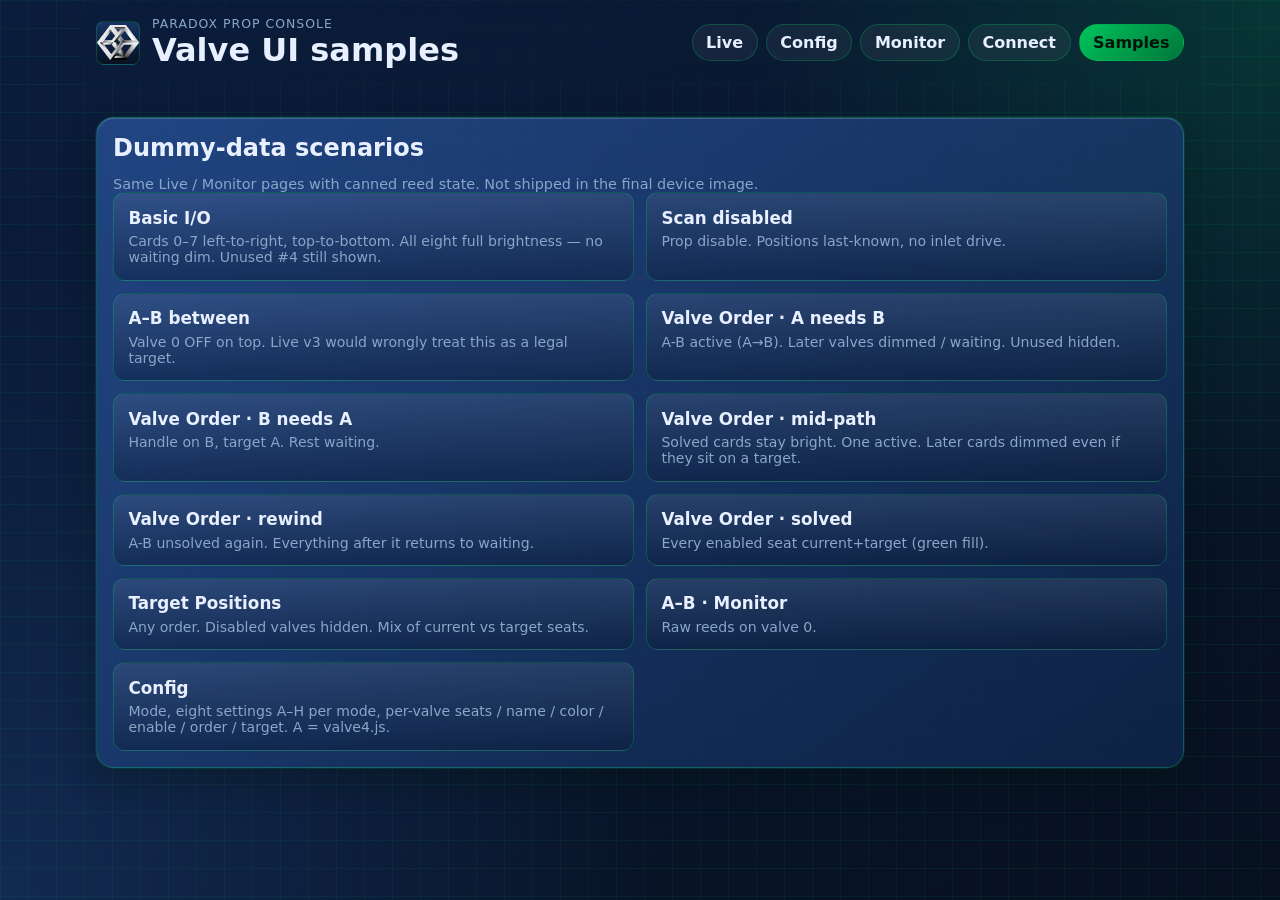
<file: main/webui/samples.html>
<!doctype html>
<html lang="en">
<head>
    <meta charset="utf-8">
    <meta name="viewport" content="width=device-width, initial-scale=1">
    <title>PX-Valve-V1 UI samples</title>
    <link rel="stylesheet" href="styles.css?v=valve11">
</head>
<body>
    <div class="bg-grid" aria-hidden="true"></div>
    <header class="topbar wrap">
        <div class="brand">
            <img src="assets/logo.png" alt="Logo" class="brand-logo" loading="lazy" decoding="async" onerror="this.style.display='none'">
            <div>
                <p class="kicker">Paradox Prop Console</p>
                <h1>Valve UI samples</h1>
            </div>
        </div>
        <nav class="tabs">
            <a class="tab" href="index.html">Live</a>
            <a class="tab" href="config.html">Config</a>
            <a class="tab" href="monitor.html">Monitor</a>
            <a class="tab" href="connection.html">Connect</a>
            <a class="tab active" href="samples.html">Samples</a>
        </nav>
    </header>

    <main class="wrap layout single">
        <section class="panel wide">
            <div class="panel-head">
                <h2>Dummy-data scenarios</h2>
            </div>
            <p class="hint">Same Live / Monitor pages with canned reed state. Not shipped in the final device image.</p>
            <div class="scenario-grid">
                <a class="scenario-card" href="index.html?scenario=nominal">
                    <h3>Basic I/O</h3>
                    <p>Cards 0–7 left-to-right, top-to-bottom. All eight full brightness — no waiting dim. Unused #4 still shown.</p>
                </a>
                <a class="scenario-card" href="index.html?scenario=disabled">
                    <h3>Scan disabled</h3>
                    <p>Prop disable. Positions last-known, no inlet drive.</p>
                </a>
                <a class="scenario-card" href="index.html?scenario=ab-off">
                    <h3>A–B between</h3>
                    <p>Valve 0 OFF on top. Live v3 would wrongly treat this as a legal target.</p>
                </a>
                <a class="scenario-card" href="index.html?scenario=ab-a">
                    <h3>Valve Order · A needs B</h3>
                    <p>A-B active (A→B). Later valves dimmed / waiting. Unused hidden.</p>
                </a>
                <a class="scenario-card" href="index.html?scenario=ab-b">
                    <h3>Valve Order · B needs A</h3>
                    <p>Handle on B, target A. Rest waiting.</p>
                </a>
                <a class="scenario-card" href="index.html?scenario=path-mid">
                    <h3>Valve Order · mid-path</h3>
                    <p>Solved cards stay bright. One active. Later cards dimmed even if they sit on a target.</p>
                </a>
                <a class="scenario-card" href="index.html?scenario=path-rewind">
                    <h3>Valve Order · rewind</h3>
                    <p>A-B unsolved again. Everything after it returns to waiting.</p>
                </a>
                <a class="scenario-card" href="index.html?scenario=solved">
                    <h3>Valve Order · solved</h3>
                    <p>Every enabled seat current+target (green fill).</p>
                </a>
                <a class="scenario-card" href="index.html?scenario=targets">
                    <h3>Target Positions</h3>
                    <p>Any order. Disabled valves hidden. Mix of current vs target seats.</p>
                </a>
                <a class="scenario-card" href="monitor.html?scenario=ab-off">
                    <h3>A–B · Monitor</h3>
                    <p>Raw reeds on valve 0.</p>
                </a>
                <a class="scenario-card" href="config.html">
                    <h3>Config</h3>
                    <p>Mode, eight settings A–H per mode, per-valve seats / name / color / enable / order / target. A = valve4.js.</p>
                </a>
            </div>
        </section>
    </main>
</body>
</html>
</file>
<file: main/webui/styles.css>
@font-face {
    font-family: "DSEG7 Classic";
    src: url("assets/fonts/DSEG7Classic-Regular.woff2") format("woff2");
    font-weight: 400;
    font-style: normal;
    font-display: swap;
}

:root {
    /* Signal Glass: navy stage, lighter navy panes, green accent (logo family). */
    --blue: #1a3a6e;
    --blue-mid: #2a56a0;
    --blue-deep: #07101f;
    --green: #00a651;
    --green-bright: #00c45c;
    --green-deep: #00763a;
    --ink: #e8f0ff;
    --muted: #8aa6c8;
    --paper: #07101f;
    --surface: #0b1c3c;
    --panel: linear-gradient(145deg, rgba(42, 86, 160, 0.72) 0%, rgba(14, 36, 72, 0.88) 100%);
    --metric: linear-gradient(180deg, rgba(255, 255, 255, 0.08), rgba(8, 20, 44, 0.35));
    --line: rgba(0, 196, 92, 0.28);
    --grid: rgba(0, 166, 81, 0.10);
    --accent: var(--green-bright);
    --accent-soft: #2fd67a;
    --ok: var(--green-bright);
    --ok-ink: #03140a;
    --warn: #f0a92a;
    --bad: #ef4444;
    --danger: var(--bad);
    --shadow: 0 16px 32px rgba(0, 20, 10, 0.28);
    --cta: linear-gradient(135deg, var(--green-bright), var(--green-deep));
    --tab-bg: rgba(255, 255, 255, 0.05);
}

* {
    box-sizing: border-box;
}

html {
    color-scheme: dark;
}

body {
    margin: 0;
    color: var(--ink);
    font-family: "Segoe UI", "Avenir Next", system-ui, sans-serif;
    background:
        radial-gradient(circle at 100% 0%, rgba(0, 166, 81, 0.22), transparent 34%),
        radial-gradient(circle at 0% 100%, rgba(26, 58, 110, 0.55), transparent 42%),
        linear-gradient(145deg, #0b1c3c 0%, #07101f 100%);
    min-height: 100vh;
}

h1, h2, h3 {
    font-family: "Segoe UI", "Trebuchet MS", system-ui, sans-serif;
    margin: 0;
}

.bg-grid {
    position: fixed;
    inset: 0;
    pointer-events: none;
    opacity: 1;
    background-image: linear-gradient(var(--grid) 1px, transparent 1px),
        linear-gradient(90deg, var(--grid) 1px, transparent 1px);
    background-size: 28px 28px;
}

.wrap {
    max-width: 1120px;
    margin: 0 auto;
    padding: 1rem;
}

.topbar {
    display: flex;
    align-items: center;
    justify-content: space-between;
    gap: 1rem;
    position: sticky;
    top: 0;
    z-index: 10;
    backdrop-filter: blur(8px);
}

.battery-badge {
    display: inline-flex;
    align-items: center;
    gap: 0.4rem;
    font-weight: 700;
    font-size: 0.85rem;
}

.status-icons {
    display: inline-flex;
    align-items: center;
    gap: 0.5rem;
    margin-left: auto;
    border-radius: 999px;
    border: 1px solid var(--line);
    padding: 0.3rem 0.7rem;
    background: var(--metric);
}

.battery-good {
    color: var(--ok);
}

.battery-warn {
    color: var(--warn);
}

.battery-bad {
    color: var(--bad);
}

.battery-usb {
    color: var(--muted);
}

.battery-icon {
    width: 22px;
    height: 14px;
    display: inline-flex;
    align-items: center;
}

.battery-svg {
    width: 22px;
    height: 14px;
    display: block;
}

.brand {
    display: flex;
    align-items: center;
    gap: 0.75rem;
}

.brand-logo {
    width: 44px;
    height: 44px;
    object-fit: contain;
    border-radius: 8px;
    background: linear-gradient(180deg, rgba(26, 58, 110, 0.8), rgba(8, 16, 32, 0.9));
    border: 1px solid var(--line);
}

.kicker {
    margin: 0;
    color: var(--muted);
    font-size: 0.78rem;
    letter-spacing: 0.08em;
    text-transform: uppercase;
}

.tabs {
    display: flex;
    flex-wrap: wrap;
    gap: 0.5rem;
    align-items: center;
    max-width: 100%;
}

.tab {
    text-decoration: none;
    color: var(--ink);
    border: 1px solid var(--line);
    background: var(--tab-bg);
    padding: 0.5rem 0.85rem;
    border-radius: 999px;
    font-weight: 600;
}

.tab.active {
    background: var(--cta);
    color: var(--ok-ink);
}

.layout {
    display: grid;
    grid-template-columns: 1.2fr 1fr;
    gap: 1rem;
    align-items: start;
    margin-top: 1rem;
}

.layout.single {
    grid-template-columns: 1fr;
}

.layout.live-layout {
    grid-template-columns: 1.55fr 0.9fr;
}

.panel {
    background: var(--panel);
    border: 1px solid var(--line);
    border-radius: 18px;
    box-shadow:
        inset 0 1px 0 rgba(255, 255, 255, 0.18),
        0 0 0 1px rgba(0, 196, 92, 0.12),
        var(--shadow);
    padding: 1rem;
    overflow: hidden;
    animation: rise 420ms ease both;
}

.panel.wide {
    grid-column: 1 / -1;
}

.panel-head {
    display: flex;
    justify-content: space-between;
    align-items: center;
    gap: 1rem;
    margin-bottom: 0.9rem;
}

.row-actions {
    display: flex;
    gap: 0.5rem;
    flex-wrap: wrap;
}

.badge {
    border-radius: 999px;
    padding: 0.35rem 0.7rem;
    background: var(--metric);
    border: 1px solid var(--line);
    text-transform: capitalize;
}

.badge.state-ready {
    background: var(--cta);
    color: var(--ok-ink);
    border-color: transparent;
}

.badge.state-not-ready {
    background: linear-gradient(160deg, #f0a92a, #b57500);
    color: #1a1408;
    border-color: transparent;
}

.badge.state-running {
    background: linear-gradient(180deg, rgba(255, 255, 255, 0.16), rgba(8, 20, 44, 0.4));
    color: var(--ink);
    border-color: rgba(232, 240, 255, 0.2);
}

.badge.state-paused {
    background: linear-gradient(160deg, #d6b33e, #bd9700);
    color: #1a1408;
    border-color: transparent;
}

.badge.state-solved {
    background: linear-gradient(135deg, var(--green), var(--green-deep));
    color: var(--ok-ink);
    border-color: transparent;
}

.badge.state-failed {
    background: linear-gradient(160deg, #ef4444, #9f1f1f);
    color: #fff;
    border-color: transparent;
}

.metrics {
    display: grid;
    grid-template-columns: repeat(3, minmax(0, 1fr));
    gap: 0.75rem;
}

.metric {
    background: var(--metric);
    border: 1px solid var(--line);
    border-radius: 12px;
    padding: 0.8rem;
}

.metric p {
    margin: 0 0 0.35rem;
    color: var(--muted);
    font-size: 0.84rem;
}

.metric h3 {
    font-size: 1.35rem;
}

.text-ok {
    color: var(--ok);
}

.text-warn {
    color: var(--warn);
}

.text-bad {
    color: var(--bad);
}

.text-muted {
    color: var(--muted);
}

.hidden {
    display: none !important;
}

.hw-banner {
    position: sticky;
    top: 0;
    z-index: 80;
    width: 100%;
    margin: 0;
    padding: 0.7rem 1rem;
    background: #7f1d1d;
    color: #fecaca;
    font-weight: 700;
    font-size: 0.95rem;
    line-height: 1.35;
    text-align: center;
    border-bottom: 2px solid #ef4444;
}

.btn-grid {
    display: grid;
    grid-template-columns: repeat(2, minmax(0, 1fr));
    gap: 0.65rem;
}

.btn {
    border: 1px solid transparent;
    background: linear-gradient(160deg, rgba(36, 72, 140, 0.9), rgba(12, 28, 56, 0.95));
    color: #fff;
    font-weight: 700;
    border-radius: 10px;
    padding: 0.65rem 0.8rem;
    cursor: pointer;
}

.btn:hover {
    filter: saturate(1.1);
}

.btn:active {
    transform: translateY(1px);
}

.btn-ghost {
    color: var(--ink);
    background: var(--tab-bg);
    border-color: var(--line);
}

.btn-warn {
    background: linear-gradient(160deg, #d89d1b, #bf7f00);
}

.btn-danger {
    background: linear-gradient(160deg, #d15151, #ab3030);
}

.btn-start {
    background: var(--cta);
    color: var(--ok-ink);
}

.btn-resume {
    background: var(--cta);
    color: var(--ok-ink);
}

.btn-pause {
    background: linear-gradient(160deg, #d6b33e, #bd9700);
    color: #1a1a1a;
}

.btn-solve {
    background: var(--cta);
    color: var(--ok-ink);
}

.input-indicators {
    display: flex;
    justify-content: flex-start;
    flex-wrap: wrap;
    gap: 0.4rem;
    padding: 0.6rem 0 0;
}

.input-dot {
    display: inline-flex;
    align-items: center;
    justify-content: center;
    width: 1.6rem;
    height: 1.6rem;
    border-radius: 50%;
    font-size: 0.75rem;
    font-weight: 800;
    color: #fff;
    line-height: 1;
}

.input-dot.connected {
    background: var(--ok);
}

.input-dot.disconnected {
    background: var(--bad);
}

.input-dot.inactive {
    background: #b0b0b0;
}

#gameStatePanel.state-ready {
    background: linear-gradient(180deg, rgba(0, 196, 92, 0.28), rgba(14, 36, 72, 0.78));
}

#gameStatePanel.state-not-ready {
    background: linear-gradient(180deg, rgba(240, 169, 42, 0.28), rgba(14, 36, 72, 0.78));
}

#gameStatePanel.state-running {
    background: linear-gradient(180deg, rgba(42, 86, 160, 0.45), rgba(14, 36, 72, 0.78));
}

#gameStatePanel.state-paused {
    background: linear-gradient(180deg, rgba(214, 179, 62, 0.28), rgba(14, 36, 72, 0.78));
}

#gameStatePanel.state-solved {
    background: linear-gradient(180deg, rgba(0, 166, 81, 0.38), rgba(14, 36, 72, 0.78));
}

#gameStatePanel.state-failed {
    background: linear-gradient(180deg, rgba(239, 68, 68, 0.38), rgba(14, 36, 72, 0.78));
}

.wifi-status {
    display: flex;
    align-items: center;
    gap: 0.5rem;
    margin-bottom: 0.7rem;
    font-weight: 600;
}

.wifi-badge {
    display: inline-flex;
    align-items: center;
    gap: 0.35rem;
    font-size: 0.82rem;
    font-weight: 700;
}

.network-name-row {
    display: flex;
    align-items: flex-end;
    gap: 0.7rem;
}

.network-name-label {
    flex: 1;
    display: flex;
    flex-direction: column;
    gap: 0.35rem;
    font-size: 0.92rem;
}

.toggle-row {
    display: flex;
    align-items: center;
    gap: 0.5rem;
    cursor: pointer;
    font-size: 0.92rem;
}

.toggle-row input[type="checkbox"] {
    width: 1.1rem;
    height: 1.1rem;
    accent-color: var(--accent);
    cursor: pointer;
}

.ap-bottom-row {
    display: flex;
    align-items: center;
    justify-content: space-between;
    gap: 0.7rem;
    flex-wrap: wrap;
}

.row-actions-right {
    display: flex;
    gap: 0.5rem;
    flex-wrap: wrap;
    margin-left: auto;
}

.inline-form {
    display: flex;
    align-items: center;
    flex-wrap: wrap;
    gap: 0.55rem;
}

input,
select,
textarea {
    width: 100%;
    border: 1px solid var(--line);
    border-radius: 10px;
    padding: 0.58rem 0.65rem;
    background: var(--metric);
    color: var(--ink);
    font: inherit;
}

/* Native <select> popups on Windows keep a light list and often ignore
 * `color` on the closed field. Force a light field, dark type, and a CSS
 * chevron so every dropdown is readable. */
select {
    color-scheme: light;
    appearance: none;
    -webkit-appearance: none;
    color: #07101f;
    -webkit-text-fill-color: #07101f;
    background-color: #e8f0ff;
    background-image: url("data:image/svg+xml;utf8,<svg xmlns='http://www.w3.org/2000/svg' width='12' height='8' viewBox='0 0 12 8'><path fill='%2307101f' d='M1.2 1.4L6 6.2l4.8-4.8 1.2 1.2L6 8.6 0 2.6z'/></svg>");
    background-repeat: no-repeat;
    background-position: right 0.7rem center;
    background-size: 12px 8px;
    padding-right: 2rem;
}

select option {
    color: #07101f;
    background: #ffffff;
}

.inline-form input {
    max-width: 300px;
}

.toggle {
    display: inline-flex;
    align-items: center;
    gap: 0.4rem;
}

.toggle input {
    width: auto;
}

.form-grid {
    display: grid;
    grid-template-columns: repeat(2, minmax(0, 1fr));
    gap: 0.7rem;
    align-items: start;
}

.setting-picker {
    grid-column: 1 / -1;
    display: flex;
    flex-direction: column;
    gap: 0.4rem;
}

.setting-picker-label {
    font-size: 0.92rem;
}

.setting-slots {
    display: flex;
    flex-wrap: wrap;
    gap: 0.35rem;
}

.setting-slot {
    min-width: 2.4rem;
    height: 2.4rem;
    padding: 0 0.6rem;
    border: 1px solid var(--line);
    border-radius: 8px;
    background: var(--tab-bg);
    color: var(--ink);
    font-weight: 700;
    letter-spacing: 0.04em;
    cursor: pointer;
}

.setting-slot:hover {
    border-color: var(--accent);
}

.setting-slot.active {
    background: var(--cta);
    color: var(--ok-ink);
    border-color: var(--green-bright);
}

.setting-hint {
    margin: 0;
}

.form-grid label {
    display: flex;
    flex-direction: column;
    gap: 0.35rem;
    font-size: 0.92rem;
}

.topic-value {
    margin-top: 0;
    min-height: 2.45rem;
    display: flex;
    align-items: center;
    font-weight: 600;
    color: var(--ink);
    word-break: break-all;
}

.detail-grid {
    display: grid;
    grid-template-columns: repeat(2, minmax(0, 1fr));
    gap: 0.6rem;
}

.detail-item {
    display: flex;
    align-items: baseline;
    justify-content: space-between;
    gap: 0.75rem;
    padding: 0.55rem 0.7rem;
    border: 1px solid var(--line);
    border-radius: 10px;
    background: var(--metric);
}

.detail-item span {
    color: var(--muted);
    font-size: 0.85rem;
}

.connection-detail-item {
    width: 100%;
    box-sizing: border-box;
}

.input-suffix-wrap {
    display: flex;
    align-items: center;
    gap: 0.45rem;
}

.input-suffix {
    border: 1px solid var(--line);
    border-radius: 8px;
    padding: 0.45rem 0.55rem;
    background: var(--metric);
    color: var(--muted);
    font-size: 0.85rem;
    white-space: nowrap;
}

.device-apply-wrap {
    display: flex;
    align-items: flex-end;
}

.ssid-list {
    display: grid;
    grid-template-columns: repeat(2, minmax(0, 1fr));
    gap: 0.55rem;
}

.ssid-item {
    display: flex;
    align-items: center;
    justify-content: space-between;
    gap: 0.6rem;
    border: 1px solid var(--line);
    border-radius: 10px;
    padding: 0.55rem 0.65rem;
    background: var(--metric);
    cursor: pointer;
}

.ssid-meta {
    display: inline-flex;
    align-items: center;
    gap: 0.45rem;
    color: var(--muted);
    font-size: 0.82rem;
}

.wifi-icon {
    width: 16px;
    height: 16px;
    display: inline-flex;
    align-items: center;
}

.wifi-svg {
    width: 16px;
    height: 16px;
    display: block;
}

.hint {
    margin: 0.6rem 0 0;
    color: var(--muted);
    font-size: 0.9rem;
}

.log {
    margin-top: 0.8rem;
    min-height: 120px;
    max-height: 270px;
    overflow: auto;
    border-radius: 10px;
    border: 1px solid var(--line);
    background: linear-gradient(180deg, #040814, #07101f);
    color: #d5deee;
    padding: 0.8rem;
    white-space: pre-wrap;
    word-break: break-word;
    font-size: 0.85rem;
    line-height: 1.35;
}

.pulse {
    position: relative;
    overflow: hidden;
}

.pulse::after {
    content: "";
    position: absolute;
    inset: -40% auto auto -40%;
    width: 180px;
    height: 180px;
    background: radial-gradient(circle, rgba(0, 196, 92, 0.22), transparent 68%);
    animation: drift 5s ease-in-out infinite;
}

@keyframes rise {
    from {
        opacity: 0;
        transform: translateY(8px);
    }
    to {
        opacity: 1;
        transform: translateY(0);
    }
}

@keyframes drift {
    0%, 100% { transform: translate(0, 0); }
    50% { transform: translate(16px, 14px); }
}

@media (max-width: 820px) {
    .topbar {
        flex-direction: column;
        align-items: flex-start;
    }

    .tabs {
        width: 100%;
    }

    .status-icons {
        margin-left: 0;
        flex: 1 1 100%;
        justify-content: flex-end;
        order: -1;
    }

    .layout,
    .layout.live-layout,
    .layout.single,
    .form-grid {
        grid-template-columns: 1fr;
    }

    .detail-grid,
    .ssid-list {
        grid-template-columns: 1fr;
    }

    .metrics,
    .btn-grid {
        grid-template-columns: repeat(2, minmax(0, 1fr));
    }

    .panel-head {
        flex-wrap: wrap;
    }

    .inline-form input {
        max-width: 100%;
    }
}

/* Phone: stack dense grids; keep touch targets usable */
@media (max-width: 520px) {
    .wrap {
        padding: 0.75rem;
    }

    .brand-logo {
        width: 36px;
        height: 36px;
    }

    .brand h1 {
        font-size: 1.2rem;
    }

    .tab {
        padding: 0.4rem 0.7rem;
        font-size: 0.88rem;
    }

    .metrics,
    .btn-grid {
        grid-template-columns: 1fr;
    }

    .panel {
        padding: 0.85rem;
        border-radius: 14px;
    }
}

/* Fuse-specific Monitor / Live extras */
.metric-note {
    margin: 0.35rem 0 0;
    color: var(--muted);
    font-size: 0.78rem;
}

.voltage-board {
    position: relative;
    height: 460px;
    border-radius: 14px;
    border: 1px solid rgba(184, 115, 51, 0.35);
    background:
        radial-gradient(circle at 18% 12%, rgba(184, 115, 51, 0.16), transparent 36%),
        linear-gradient(180deg, #3a2414 0%, #24160d 55%, #1a1009 100%);
    overflow: hidden;
}

.voltage-wires {
    position: absolute;
    inset: 0;
    width: 100%;
    height: 100%;
    pointer-events: none;
    z-index: 0;
}

.voltage-wires .wire {
    fill: none;
    stroke: #c9a36a;
    stroke-width: 2.2;
    stroke-linecap: round;
    stroke-linejoin: round;
    vector-effect: non-scaling-stroke;
}

.led-mod,
.fuse-holder,
.gnd-mod,
.row-need {
    position: absolute;
    z-index: 1;
}

.led-mod {
    width: 28%;
    padding: 0.4rem 0.5rem 0.45rem;
    border-radius: 8px;
    background: linear-gradient(180deg, #8a5a28 0%, #5a3514 42%, #2a160a 100%);
    box-shadow:
        inset 0 1px 0 rgba(255, 220, 170, 0.35),
        0 6px 14px rgba(0, 0, 0, 0.35);
    border: 2px solid #c48a48;
}

.led-in {
    left: 3%;
    top: 5%;
}

.led-out {
    left: 3%;
    top: 46%;
}

.led-mod p {
    margin: 0 0 0.28rem;
    color: #e8c99a;
    font-size: 0.68rem;
    letter-spacing: 0.08em;
    text-transform: uppercase;
}

.led-mod .metric-note {
    color: #c9a36a;
}

.led-mod .seven-seg {
    display: flex;
    align-items: center;
    justify-content: center;
    min-height: 2.35rem;
    border-radius: 4px;
    background: #050505;
    border: 1px solid #1a1a1a;
    color: #ff3a22;
    text-shadow: 0 0 10px rgba(255, 58, 34, 0.55);
    font-family: "DSEG7 Classic", "Consolas", ui-monospace, monospace;
    font-size: 1.55rem;
    letter-spacing: 0.08em;
    padding: 0.2rem 0.35rem;
}

.led-mod.is-off .seven-seg {
    color: #4a1510;
    text-shadow: none;
}

.fuse-holder {
    width: 14%;
    height: auto;
    aspect-ratio: 1.7 / 1;
    display: flex;
    align-items: center;
    justify-content: center;
    padding: 0.15rem 0.2rem;
    text-align: center;
    border-radius: 8px;
    border: 8px solid #d7b07a;
    background: linear-gradient(180deg, #6a4420, #2c1a0c);
    box-shadow: none;
    outline: none;
}

.fuse-holder strong {
    display: block;
    font-size: 1.2rem;
    font-weight: 800;
    letter-spacing: 0.02em;
}

.fuse-holder .fuse-x {
    font-size: 2.1rem;
    font-weight: 900;
    line-height: 1;
    color: #c9d2e0;
}

.fuse-holder.vacant {
    background: repeating-linear-gradient(135deg, #2a1c10 0 8px, #1a120b 8px 16px);
    color: #9aa8bc;
    border-style: dashed;
}

.fuse-holder.match {
    border-color: var(--ok);
}

.fuse-holder.mismatch {
    border-color: var(--bad);
}

#fuseHolderA { left: 40%; top: 9%; }
#fuseHolderB { left: 40%; top: 37%; }
#fuseHolderC { left: 56.5%; top: 37%; }
#fuseHolderD { left: 73%; top: 37%; }
#fuseHolderE { left: 3.5%; top: 79%; }
#fuseHolderF { left: 19%; top: 79%; }

.row-need {
    color: #f0ddc0;
    font-size: 0.82rem;
    font-weight: 700;
    letter-spacing: 0.03em;
    white-space: nowrap;
    pointer-events: none;
    text-shadow: 0 1px 4px rgba(0, 0, 0, 0.65);
}

.row-need-top {
    left: 56%;
    top: 17%;
}

.row-need-mid {
    left: 40%;
    width: 47%;
    top: 55%;
    text-align: center;
}

.row-need-bot {
    left: 36%;
    top: 90%;
}

.gnd-mod {
    left: 88%;
    top: 90%;
    width: max-content;
    transform: translate(-50%, calc(-100% - 3px));
    display: flex;
    align-items: flex-end;
    justify-content: center;
    color: #f0ddc0;
    font-size: 1.2rem;
    font-weight: 800;
    letter-spacing: 0;
    line-height: 1;
    pointer-events: none;
}

.gnd-n {
    display: block;
    width: max-content;
    text-align: center;
}

.gnd-g,
.gnd-d {
    position: absolute;
    bottom: 0;
    line-height: 1;
}

.gnd-g {
    right: 100%;
}

.gnd-d {
    left: 100%;
}

.fuse-slots {
    display: grid;
    grid-template-columns: repeat(6, minmax(0, 1fr));
    gap: 0.45rem;
    margin-top: 0.9rem;
}

.fuse-slot {
    border-radius: 10px;
    padding: 0.55rem 0.35rem;
    text-align: center;
    border: 1px solid rgba(255, 255, 255, 0.12);
}

.fuse-slot .fuse-id {
    display: block;
    font-size: 0.72rem;
    letter-spacing: 0.08em;
    text-transform: uppercase;
    opacity: 0.85;
}

.fuse-slot strong {
    display: block;
    margin-top: 0.2rem;
    font-size: 1.05rem;
}

.fuse-2200 {
    background: #123a73;
    color: #dbe8ff;
}

.fuse-4700 {
    background: #7a1218;
    color: #ffd6d8;
}

.fuse-6800 {
    background: #c9a227;
    color: #1a1408;
}

.fuse-open {
    background: #2a3344;
    color: #9aa8bc;
}

.seg-row {
    display: grid;
    grid-template-columns: 1fr 1fr;
    gap: 0.75rem;
    margin-top: 0.9rem;
}

.seg-box {
    background: var(--metric);
    border: 1px solid var(--line);
    border-radius: 12px;
    padding: 0.7rem 0.8rem;
}

.seg-box p {
    margin: 0 0 0.35rem;
    color: var(--muted);
    font-size: 0.78rem;
    letter-spacing: 0.06em;
    text-transform: uppercase;
}

.seven-seg {
    font-family: "Consolas", "Cascadia Mono", ui-monospace, monospace;
    font-size: 1.85rem;
    letter-spacing: 0.12em;
    color: var(--green-bright);
    text-shadow: 0 0 12px rgba(0, 196, 92, 0.35);
}

.subhead {
    margin: 1.1rem 0 0.35rem;
    font-size: 1.05rem;
}

.toggle-field {
    grid-column: 1 / -1;
}

.adc-legend {
    margin-top: 0.4rem;
}

.adc-minis {
    display: flex;
    flex-direction: column;
    gap: 0.45rem;
    margin-top: 0.9rem;
}

.adc-mini-row {
    display: grid;
    grid-template-columns: 1.4rem 1fr 6.5rem;
    gap: 0.5rem;
    align-items: center;
}

.adc-mini-id {
    font-weight: 800;
    text-transform: uppercase;
    font-size: 0.82rem;
}

.adc-mini-val {
    color: var(--muted);
    font-size: 0.78rem;
    text-align: right;
}

.adc-bar-mini {
    height: 18px;
}

.adc-bar-mini .adc-band {
    height: 18px;
}

.adc-bar-mini .adc-marker {
    height: 22px;
    top: -2px;
}

.adc-bar {
    position: relative;
    height: 72px;
    border-radius: 12px;
    overflow: visible;
    border: 1px solid var(--line);
    background: #040814;
}

.adc-band {
    position: absolute;
    top: 0;
    height: 42px;
    display: flex;
    align-items: center;
    justify-content: center;
    font-size: 0.72rem;
    font-weight: 700;
    color: #041018;
    overflow: hidden;
}

.adc-band span {
    white-space: nowrap;
    padding: 0 0.2rem;
}

.band-open {
    background: repeating-linear-gradient(135deg, #3a4458 0 8px, #2a3344 8px 16px);
    color: #d5deee;
}

.band-6800 {
    background: #c9a227;
    color: #1a1408;
}

.band-4700 {
    background: #7a1218;
    color: #ffd6d8;
}

.band-2200 {
    background: #123a73;
    color: #dbe8ff;
}

.adc-tick {
    position: absolute;
    top: 42px;
    width: 1px;
    height: 10px;
    background: rgba(232, 240, 255, 0.55);
    transform: translateX(-0.5px);
}

.adc-tick span {
    position: absolute;
    top: 12px;
    left: 50%;
    transform: translateX(-50%);
    font-size: 0.68rem;
    color: var(--muted);
    white-space: nowrap;
}

.adc-marker {
    position: absolute;
    top: -4px;
    width: 2px;
    height: 46px;
    background: #fff;
    box-shadow: 0 0 8px rgba(255, 255, 255, 0.7);
    transform: translateX(-1px);
    z-index: 2;
}

.adc-marker i {
    position: absolute;
    top: -16px;
    left: 50%;
    transform: translateX(-50%);
    font-style: normal;
    font-size: 0.72rem;
    font-weight: 800;
    color: #fff;
    text-transform: uppercase;
}

.adc-marker.open {
    background: var(--bad);
    box-shadow: 0 0 8px rgba(239, 68, 68, 0.7);
}

.channel-table-wrap {
    overflow-x: auto;
}

.channel-table {
    width: 100%;
    border-collapse: collapse;
    font-size: 0.92rem;
}

.channel-table th,
.channel-table td {
    text-align: left;
    padding: 0.45rem 0.55rem;
    border-bottom: 1px solid var(--line);
}

.channel-table th {
    color: var(--muted);
    font-weight: 600;
    font-size: 0.8rem;
    text-transform: uppercase;
    letter-spacing: 0.04em;
}

.scenario-grid {
    display: grid;
    grid-template-columns: repeat(2, minmax(0, 1fr));
    gap: 0.75rem;
}

.scenario-card {
    display: block;
    text-decoration: none;
    color: var(--ink);
    background: var(--metric);
    border: 1px solid var(--line);
    border-radius: 12px;
    padding: 0.9rem;
}

.scenario-card h3 {
    margin: 0 0 0.35rem;
    font-size: 1.05rem;
}

.scenario-card p {
    margin: 0;
    color: var(--muted);
    font-size: 0.88rem;
}

.scenario-card:hover {
    border-color: var(--green-bright);
}

/* Valve Live / Monitor */
.valve-board {
    display: flex;
    flex-direction: column;
    gap: 0.85rem;
}

.valve-path {
    display: grid;
    grid-template-columns: repeat(4, minmax(0, 1fr));
    gap: 0.55rem;
}

.valve-station {
    border-radius: 12px;
    border: 1px solid var(--line);
    background: var(--metric);
    padding: 0.45rem 0.4rem 1.35rem;
    position: relative;
    display: flex;
    flex-direction: column;
    align-items: center;
    min-height: 10.4rem;
}

.valve-station.phase-waiting {
    opacity: 0.36;
    filter: saturate(0.4);
}

.valve-station.phase-on {
    opacity: 1;
    filter: none;
}

.valve-station.phase-active {
    box-shadow:
        0 0 0 1px rgba(240, 169, 42, 0.55),
        0 8px 18px rgba(0, 0, 0, 0.28);
}

.rnd-tag {
    margin-left: 0.35rem;
    font-size: 0.62rem;
    letter-spacing: 0.08em;
    font-weight: 800;
    color: var(--accent);
    vertical-align: middle;
}

.valve-name {
    font-weight: 800;
    font-size: 0.95rem;
    letter-spacing: 0.06em;
    margin-bottom: 0.2rem;
}

.valve-id {
    position: absolute;
    left: 0.4rem;
    bottom: 0.28rem;
    font-size: 0.68rem;
    color: var(--muted);
    font-weight: 700;
}

.valve-swatch {
    width: 0.7rem;
    height: 0.7rem;
    border-radius: 999px;
    border: 1px solid rgba(255, 255, 255, 0.25);
    display: inline-block;
}

.valve-graphic {
    width: 7.4rem;
    height: 7.4rem;
    border-radius: 50%;
    border: 1px solid rgba(255, 255, 255, 0.16);
    display: grid;
    grid-template-columns: 1.55rem 1.55rem 1.55rem;
    grid-template-rows: 1.55rem 1.55rem 1.55rem;
    place-content: center;
    gap: 0.12rem;
    background: var(--valve-fill, transparent);
}

.seat {
    display: flex;
    align-items: center;
    justify-content: center;
    width: 1.55rem;
    height: 1.55rem;
    border-radius: 7px;
    border: 2px solid rgba(255, 255, 255, 0.14);
    background: rgba(8, 20, 44, 0.55);
    font-size: 0.66rem;
    font-weight: 800;
    color: var(--muted);
}

.seat.n { grid-column: 2; grid-row: 1; }
.seat.w { grid-column: 1; grid-row: 2; }
.seat.hub { grid-column: 2; grid-row: 2; visibility: hidden; }
.seat.e { grid-column: 3; grid-row: 2; }
.seat.s { grid-column: 2; grid-row: 3; }

.seat.current {
    background: #f0a92a;
    border-color: #f0a92a;
    color: #1a1408;
    box-shadow: 0 0 0 2px #f0a92a;
    outline: 2px solid #f0a92a;
    outline-offset: 0;
}

.seat.target {
    background: #000;
    border-color: #00c45c;
    color: #00c45c;
    box-shadow: 0 0 0 2px #00c45c;
    outline: 2px solid #00c45c;
    outline-offset: 0;
}

.seat.solved {
    background: #00c45c;
    border-color: #00c45c;
    color: #03140a;
    box-shadow: 0 0 0 2px #00c45c;
    outline: 2px solid #00c45c;
    outline-offset: 0;
}

.seat.off {
    opacity: 0.85;
}

.mode-row {
    display: flex;
    flex-wrap: wrap;
    gap: 0.4rem;
    align-items: center;
}

.badge.mode-io {
    background: var(--metric);
}

.badge.mode-fixed,
.badge.mode-order,
.badge.mode-targets {
    background: linear-gradient(135deg, #2a56a0, #0e2448);
}

.valve-config-wrap {
    overflow-x: auto;
    margin-top: 0.8rem;
}

.valve-config-table {
    width: 100%;
    border-collapse: collapse;
    font-size: 0.82rem;
}

.valve-config-table th,
.valve-config-table td {
    border-bottom: 1px solid rgba(255, 255, 255, 0.08);
    padding: 0.4rem 0.35rem;
    text-align: left;
    vertical-align: middle;
}

.valve-config-table input[type="text"],
.valve-config-table input[type="number"],
.valve-config-table select {
    min-width: 0;
}

.valve-config-table input[type="checkbox"] {
    width: 1.1rem;
    height: 1.1rem;
}

.valve-config-table .col-order,
.valve-config-table .col-target {
    display: none;
}

.valve-config-table.show-order .col-order,
.valve-config-table.show-target .col-target {
    display: table-cell;
}

.valve-config-table .v-order.order-dup {
    background: #eab308;
    color: #fff;
    border-color: #ca8a04;
    font-weight: 800;
}

@media (max-width: 820px) {
    .valve-path {
        grid-template-columns: repeat(2, minmax(0, 1fr));
    }
}

@media (max-width: 520px) {
    .valve-path {
        grid-template-columns: 1fr;
    }

    .valve-station {
        min-height: 9rem;
    }
}

.solution-line {
    margin: 0.15rem 0 0;
    font-size: 0.88rem;
    color: var(--ink);
}

.mcp-grid {
    display: grid;
    grid-template-columns: repeat(3, minmax(0, 1fr));
    gap: 0.75rem;
}

.mcp-chip h3 {
    font-size: 0.92rem;
    margin-bottom: 0.4rem;
}

.pin-table {
    width: 100%;
    border-collapse: collapse;
    font-size: 0.72rem;
}

.pin-table th,
.pin-table td {
    border-bottom: 1px solid rgba(255, 255, 255, 0.06);
    padding: 0.22rem 0.28rem;
    text-align: left;
}

.pin-table .lvl-low { color: var(--ok); font-weight: 700; }
.pin-table .lvl-high { color: var(--muted); }
.pin-out { color: var(--warn); }

.reed-bits {
    display: inline-flex;
    gap: 0.25rem;
}

.reed-bit {
    width: 1.35rem;
    height: 1.35rem;
    border-radius: 5px;
    display: inline-flex;
    align-items: center;
    justify-content: center;
    font-size: 0.68rem;
    font-weight: 800;
    background: rgba(8, 20, 44, 0.5);
    border: 1px solid var(--line);
    color: var(--muted);
}

.reed-bit.low {
    background: var(--cta);
    color: var(--ok-ink);
    border-color: transparent;
}

.reed-bit.driven {
    box-shadow: 0 0 0 2px #f0a92a;
}

@media (max-width: 820px) {
    .mcp-grid {
        grid-template-columns: 1fr;
    }
}

@media (max-width: 820px) {
    .seg-row,
    .scenario-grid,
    .fuse-slots {
        grid-template-columns: 1fr 1fr 1fr;
    }

    .adc-mini-row {
        grid-template-columns: 1.2rem 1fr;
    }

    .adc-mini-val {
        grid-column: 2;
        text-align: left;
    }
}
</file>
